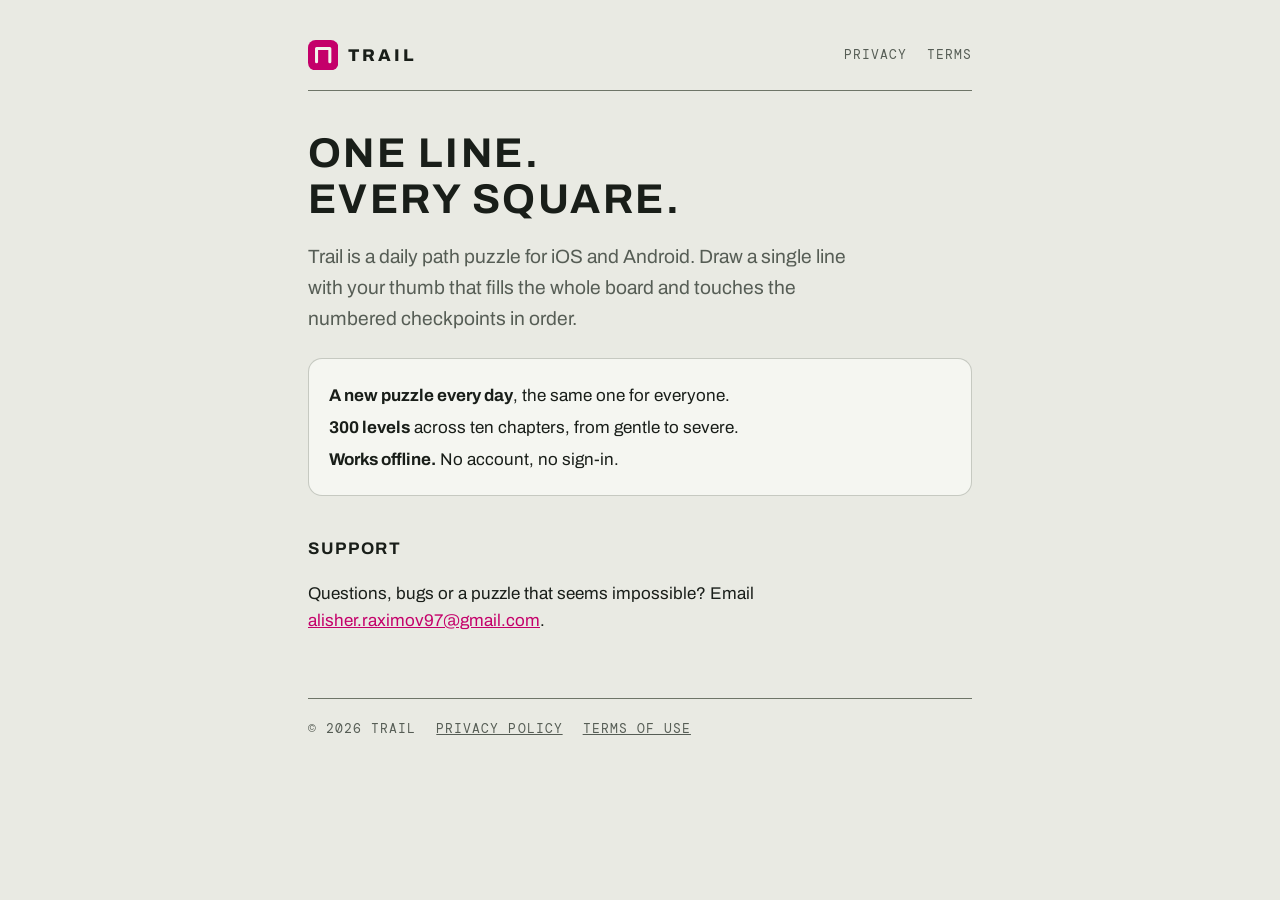
<file: index.html>
<!doctype html>
<html lang="en">
<head>
  <meta charset="utf-8">
  <meta name="viewport" content="width=device-width, initial-scale=1">
  <title>Trail — a daily path puzzle</title>
  <meta name="description" content="One line, drawn with your thumb, that fills every square and touches the checkpoints in order.">
  <link rel="preconnect" href="https://fonts.googleapis.com">
  <link rel="preconnect" href="https://fonts.gstatic.com" crossorigin>
  <link href="https://fonts.googleapis.com/css2?family=Archivo:wght@400;700;800&family=DM+Mono&display=swap" rel="stylesheet">
  <link rel="stylesheet" href="style.css">
</head>
<body>
  <div class="wrap">
    <header>
      <a class="mark" href="./">
        <svg viewBox="0 0 32 32" aria-hidden="true"><rect width="32" height="32" rx="8" fill="currentColor" style="color:var(--accent)"/><path d="M9 23 L9 9 L23 9 L23 23" fill="none" stroke="#F2F3EC" stroke-width="3.2" stroke-linecap="round" stroke-linejoin="round"/></svg>
        Trail
      </a>
      <nav>
        <a href="privacy.html">Privacy</a>
        <a href="terms.html">Terms</a>
      </nav>
    </header>

    <h1>One line.<br>Every square.</h1>
    <p class="lede">Trail is a daily path puzzle for iOS and Android. Draw a single line with
      your thumb that fills the whole board and touches the numbered checkpoints in order.</p>

    <div class="card">
      <p><strong>A new puzzle every day</strong>, the same one for everyone.</p>
      <p><strong>300 levels</strong> across ten chapters, from gentle to severe.</p>
      <p><strong>Works offline.</strong> No account, no sign-in.</p>
    </div>

    <h2>Support</h2>
    <p>Questions, bugs or a puzzle that seems impossible? Email
      <a href="mailto:alisher.raximov97@gmail.com">alisher.raximov97@gmail.com</a>.</p>

    <footer class="mono">
      <span>© 2026 Trail</span>
      <a href="privacy.html">Privacy Policy</a>
      <a href="terms.html">Terms of Use</a>
    </footer>
  </div>
</body>
</html>
</file>
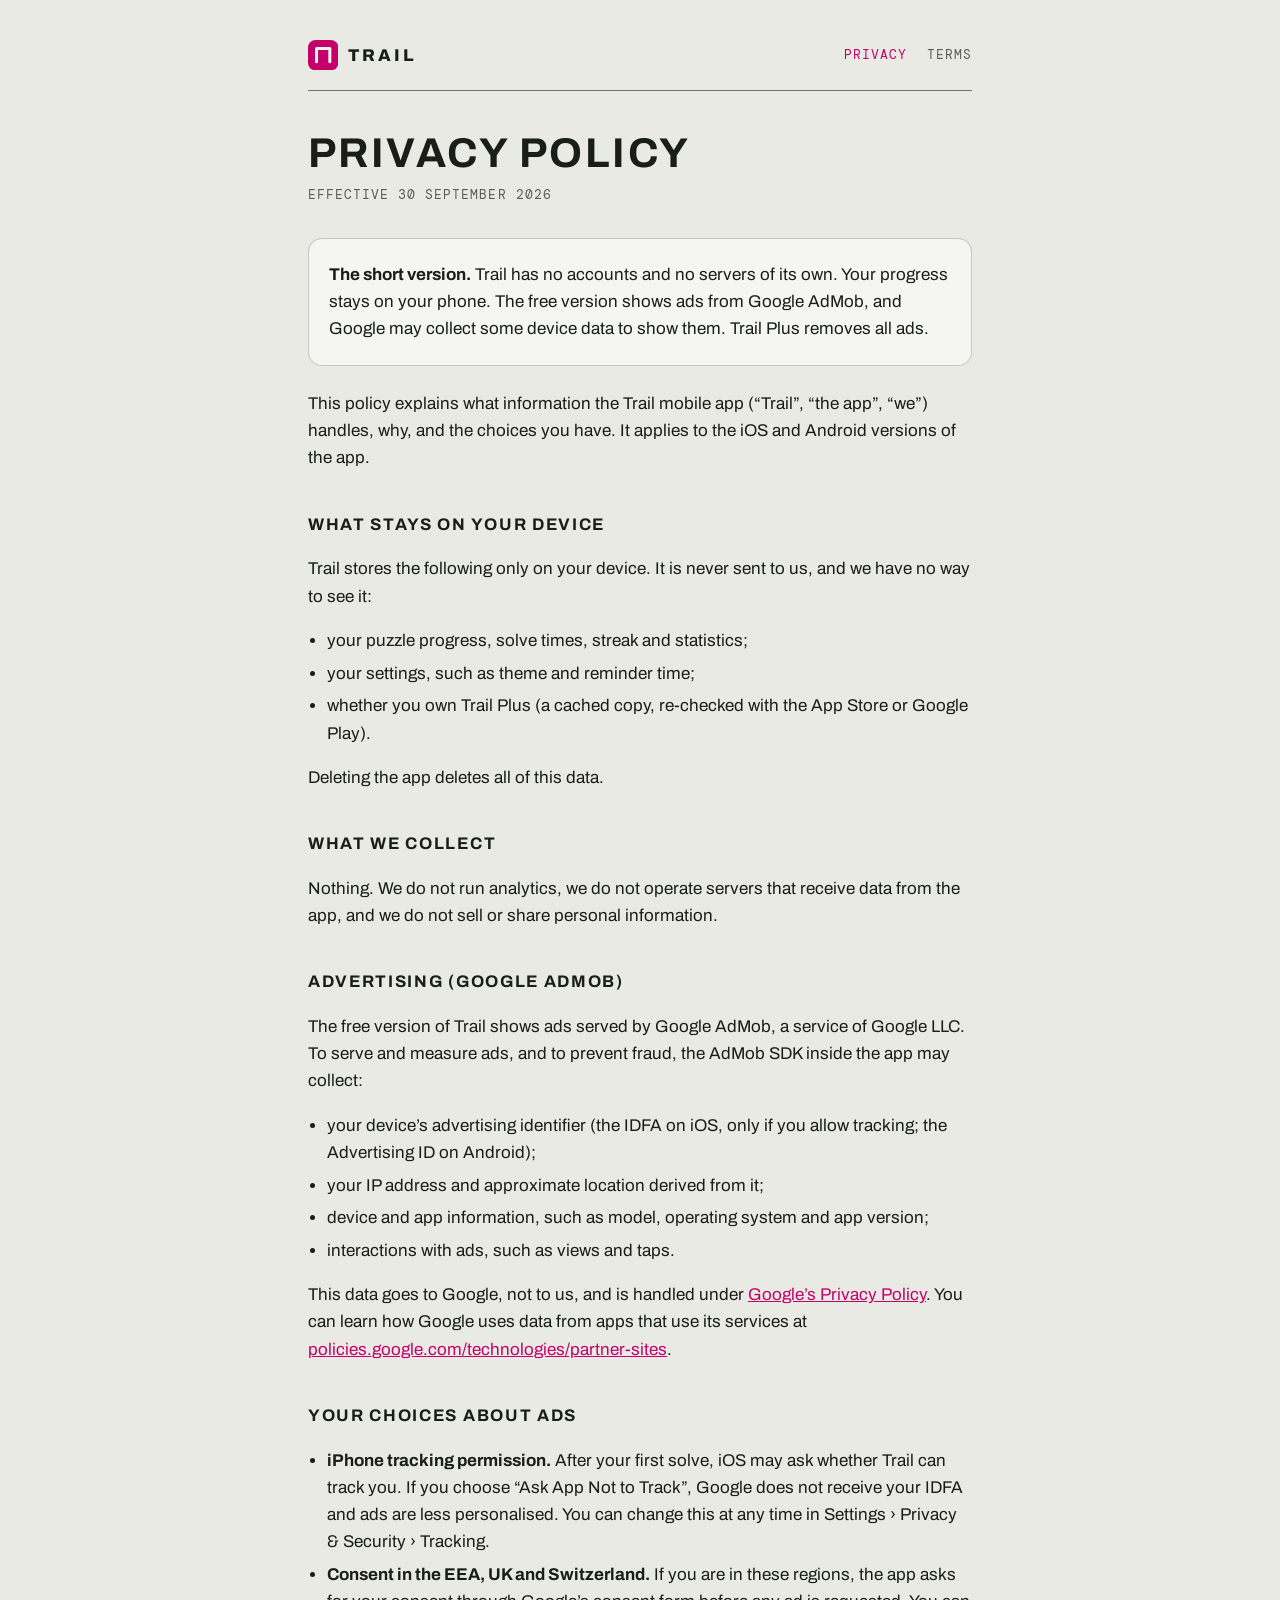
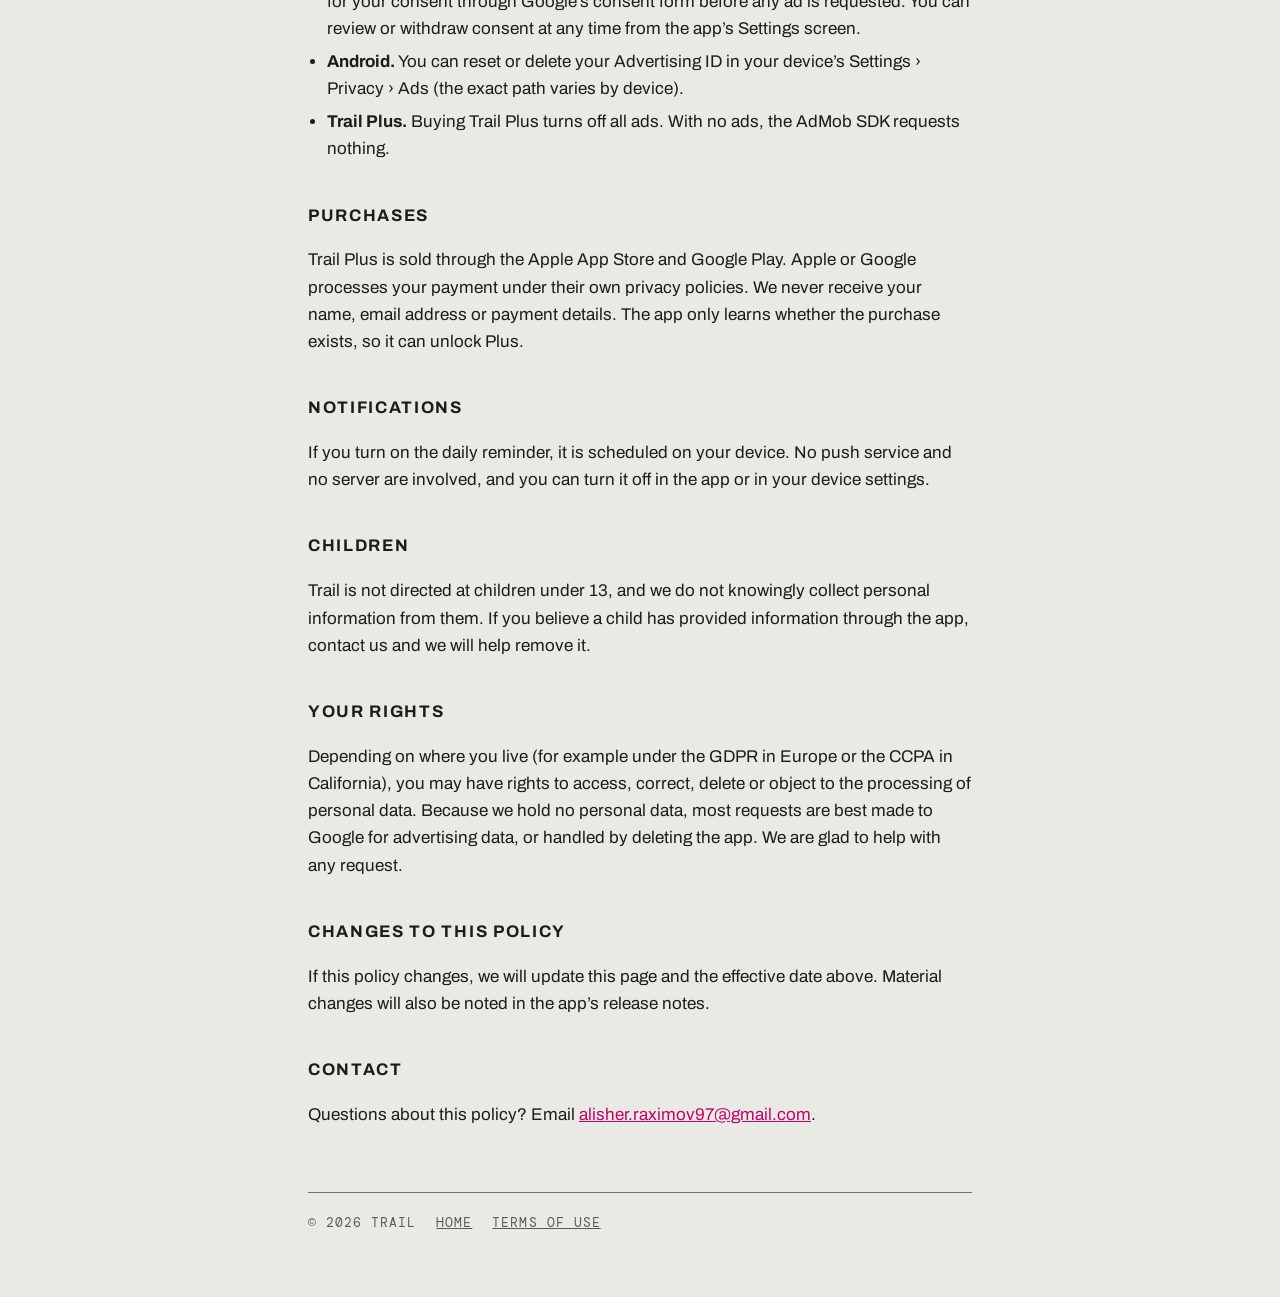
<file: privacy.html>
<!doctype html>
<html lang="en">
<head>
  <meta charset="utf-8">
  <meta name="viewport" content="width=device-width, initial-scale=1">
  <title>Privacy Policy — Trail</title>
  <link rel="preconnect" href="https://fonts.googleapis.com">
  <link rel="preconnect" href="https://fonts.gstatic.com" crossorigin>
  <link href="https://fonts.googleapis.com/css2?family=Archivo:wght@400;700;800&family=DM+Mono&display=swap" rel="stylesheet">
  <link rel="stylesheet" href="style.css">
</head>
<body>
  <div class="wrap">
    <header>
      <a class="mark" href="./">
        <svg viewBox="0 0 32 32" aria-hidden="true"><rect width="32" height="32" rx="8" fill="currentColor" style="color:var(--accent)"/><path d="M9 23 L9 9 L23 9 L23 23" fill="none" stroke="#F2F3EC" stroke-width="3.2" stroke-linecap="round" stroke-linejoin="round"/></svg>
        Trail
      </a>
      <nav>
        <a href="privacy.html" aria-current="page">Privacy</a>
        <a href="terms.html">Terms</a>
      </nav>
    </header>

    <h1>Privacy Policy</h1>
    <p class="updated mono">Effective 30 September 2026</p>

    <div class="card">
      <p><strong>The short version.</strong> Trail has no accounts and no servers of its own.
        Your progress stays on your phone. The free version shows ads from Google AdMob, and
        Google may collect some device data to show them. Trail Plus removes all ads.</p>
    </div>

    <p>This policy explains what information the Trail mobile app (“Trail”, “the app”, “we”)
      handles, why, and the choices you have. It applies to the iOS and Android versions of
      the app.</p>

    <h2>What stays on your device</h2>
    <p>Trail stores the following only on your device. It is never sent to us, and we have no
      way to see it:</p>
    <ul>
      <li>your puzzle progress, solve times, streak and statistics;</li>
      <li>your settings, such as theme and reminder time;</li>
      <li>whether you own Trail Plus (a cached copy, re-checked with the App Store or Google Play).</li>
    </ul>
    <p>Deleting the app deletes all of this data.</p>

    <h2>What we collect</h2>
    <p>Nothing. We do not run analytics, we do not operate servers that receive data from the
      app, and we do not sell or share personal information.</p>

    <h2>Advertising (Google AdMob)</h2>
    <p>The free version of Trail shows ads served by Google AdMob, a service of Google LLC.
      To serve and measure ads, and to prevent fraud, the AdMob SDK inside the app may collect:</p>
    <ul>
      <li>your device’s advertising identifier (the IDFA on iOS, only if you allow tracking;
        the Advertising ID on Android);</li>
      <li>your IP address and approximate location derived from it;</li>
      <li>device and app information, such as model, operating system and app version;</li>
      <li>interactions with ads, such as views and taps.</li>
    </ul>
    <p>This data goes to Google, not to us, and is handled under
      <a href="https://policies.google.com/privacy">Google’s Privacy Policy</a>. You can learn how
      Google uses data from apps that use its services at
      <a href="https://policies.google.com/technologies/partner-sites">policies.google.com/technologies/partner-sites</a>.</p>

    <h2>Your choices about ads</h2>
    <ul>
      <li><strong>iPhone tracking permission.</strong> After your first solve, iOS may ask whether
        Trail can track you. If you choose “Ask App Not to Track”, Google does not receive your
        IDFA and ads are less personalised. You can change this at any time in
        Settings › Privacy &amp; Security › Tracking.</li>
      <li><strong>Consent in the EEA, UK and Switzerland.</strong> If you are in these regions, the
        app asks for your consent through Google’s consent form before any ad is requested. You
        can review or withdraw consent at any time from the app’s Settings screen.</li>
      <li><strong>Android.</strong> You can reset or delete your Advertising ID in your device’s
        Settings › Privacy › Ads (the exact path varies by device).</li>
      <li><strong>Trail Plus.</strong> Buying Trail Plus turns off all ads. With no ads, the AdMob
        SDK requests nothing.</li>
    </ul>

    <h2>Purchases</h2>
    <p>Trail Plus is sold through the Apple App Store and Google Play. Apple or Google processes
      your payment under their own privacy policies. We never receive your name, email address or
      payment details. The app only learns whether the purchase exists, so it can unlock Plus.</p>

    <h2>Notifications</h2>
    <p>If you turn on the daily reminder, it is scheduled on your device. No push service and no
      server are involved, and you can turn it off in the app or in your device settings.</p>

    <h2>Children</h2>
    <p>Trail is not directed at children under 13, and we do not knowingly collect personal
      information from them. If you believe a child has provided information through the app,
      contact us and we will help remove it.</p>

    <h2>Your rights</h2>
    <p>Depending on where you live (for example under the GDPR in Europe or the CCPA in
      California), you may have rights to access, correct, delete or object to the processing of
      personal data. Because we hold no personal data, most requests are best made to Google for
      advertising data, or handled by deleting the app. We are glad to help with any request.</p>

    <h2>Changes to this policy</h2>
    <p>If this policy changes, we will update this page and the effective date above. Material
      changes will also be noted in the app’s release notes.</p>

    <h2>Contact</h2>
    <p>Questions about this policy? Email
      <a href="mailto:alisher.raximov97@gmail.com">alisher.raximov97@gmail.com</a>.</p>

    <footer class="mono">
      <span>© 2026 Trail</span>
      <a href="./">Home</a>
      <a href="terms.html">Terms of Use</a>
    </footer>
  </div>
</body>
</html>
</file>
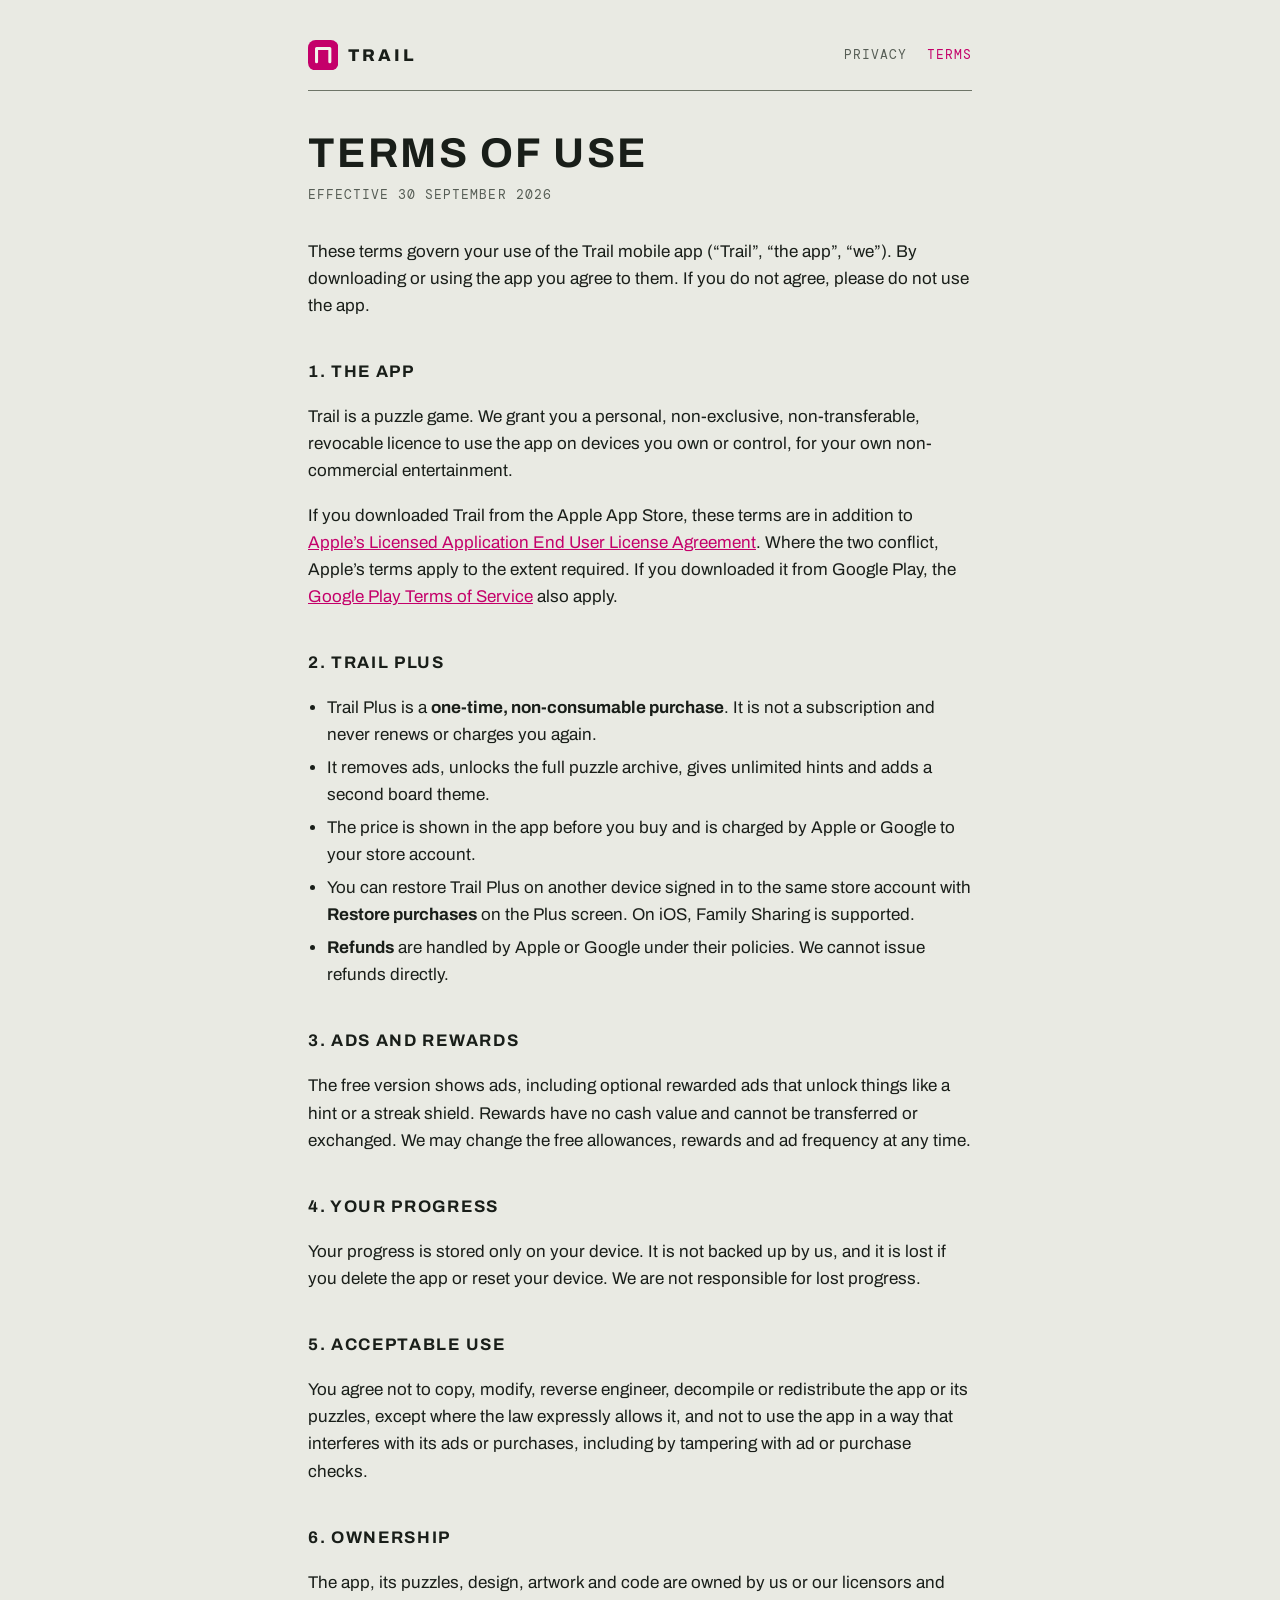
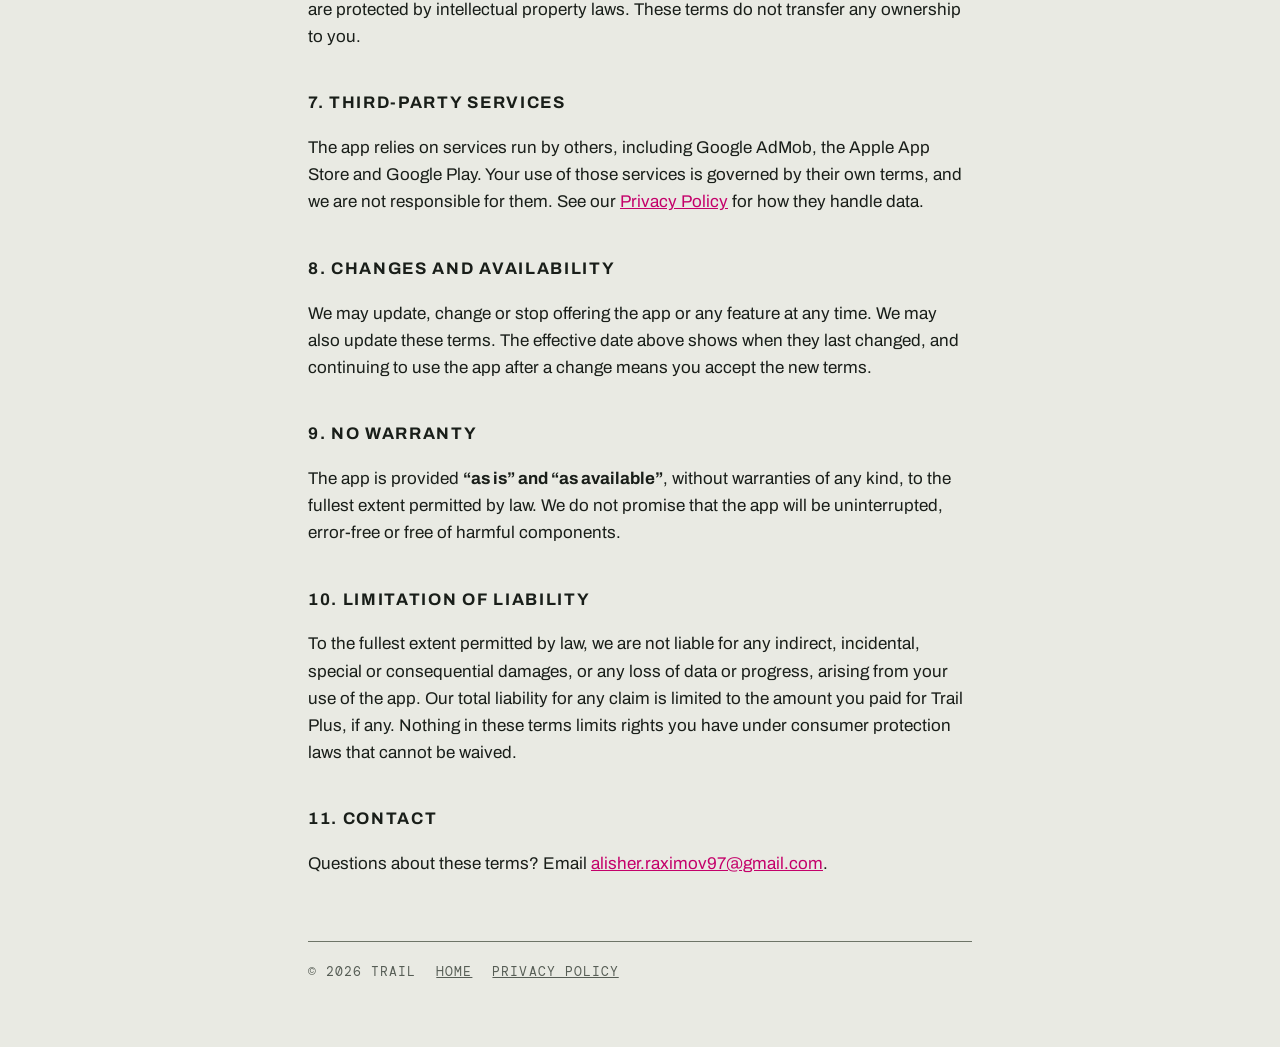
<file: terms.html>
<!doctype html>
<html lang="en">
<head>
  <meta charset="utf-8">
  <meta name="viewport" content="width=device-width, initial-scale=1">
  <title>Terms of Use — Trail</title>
  <link rel="preconnect" href="https://fonts.googleapis.com">
  <link rel="preconnect" href="https://fonts.gstatic.com" crossorigin>
  <link href="https://fonts.googleapis.com/css2?family=Archivo:wght@400;700;800&family=DM+Mono&display=swap" rel="stylesheet">
  <link rel="stylesheet" href="style.css">
</head>
<body>
  <div class="wrap">
    <header>
      <a class="mark" href="./">
        <svg viewBox="0 0 32 32" aria-hidden="true"><rect width="32" height="32" rx="8" fill="currentColor" style="color:var(--accent)"/><path d="M9 23 L9 9 L23 9 L23 23" fill="none" stroke="#F2F3EC" stroke-width="3.2" stroke-linecap="round" stroke-linejoin="round"/></svg>
        Trail
      </a>
      <nav>
        <a href="privacy.html">Privacy</a>
        <a href="terms.html" aria-current="page">Terms</a>
      </nav>
    </header>

    <h1>Terms of Use</h1>
    <p class="updated mono">Effective 30 September 2026</p>

    <p>These terms govern your use of the Trail mobile app (“Trail”, “the app”, “we”). By
      downloading or using the app you agree to them. If you do not agree, please do not use the
      app.</p>

    <h2>1. The app</h2>
    <p>Trail is a puzzle game. We grant you a personal, non-exclusive, non-transferable,
      revocable licence to use the app on devices you own or control, for your own
      non-commercial entertainment.</p>
    <p>If you downloaded Trail from the Apple App Store, these terms are in addition to
      <a href="https://www.apple.com/legal/internet-services/itunes/dev/stdeula/">Apple’s Licensed
      Application End User License Agreement</a>. Where the two conflict, Apple’s terms apply to
      the extent required. If you downloaded it from Google Play, the
      <a href="https://play.google/intl/en_us/about/play-terms/">Google Play Terms of Service</a>
      also apply.</p>

    <h2>2. Trail Plus</h2>
    <ul>
      <li>Trail Plus is a <strong>one-time, non-consumable purchase</strong>. It is not a
        subscription and never renews or charges you again.</li>
      <li>It removes ads, unlocks the full puzzle archive, gives unlimited hints and adds a
        second board theme.</li>
      <li>The price is shown in the app before you buy and is charged by Apple or Google to your
        store account.</li>
      <li>You can restore Trail Plus on another device signed in to the same store account with
        <strong>Restore purchases</strong> on the Plus screen. On iOS, Family Sharing is supported.</li>
      <li><strong>Refunds</strong> are handled by Apple or Google under their policies. We cannot
        issue refunds directly.</li>
    </ul>

    <h2>3. Ads and rewards</h2>
    <p>The free version shows ads, including optional rewarded ads that unlock things like a hint
      or a streak shield. Rewards have no cash value and cannot be transferred or exchanged. We may
      change the free allowances, rewards and ad frequency at any time.</p>

    <h2>4. Your progress</h2>
    <p>Your progress is stored only on your device. It is not backed up by us, and it is lost if
      you delete the app or reset your device. We are not responsible for lost progress.</p>

    <h2>5. Acceptable use</h2>
    <p>You agree not to copy, modify, reverse engineer, decompile or redistribute the app or its
      puzzles, except where the law expressly allows it, and not to use the app in a way that
      interferes with its ads or purchases, including by tampering with ad or purchase checks.</p>

    <h2>6. Ownership</h2>
    <p>The app, its puzzles, design, artwork and code are owned by us or our licensors and are
      protected by intellectual property laws. These terms do not transfer any ownership to you.</p>

    <h2>7. Third-party services</h2>
    <p>The app relies on services run by others, including Google AdMob, the Apple App Store and
      Google Play. Your use of those services is governed by their own terms, and we are not
      responsible for them. See our <a href="privacy.html">Privacy Policy</a> for how they handle
      data.</p>

    <h2>8. Changes and availability</h2>
    <p>We may update, change or stop offering the app or any feature at any time. We may also
      update these terms. The effective date above shows when they last changed, and continuing
      to use the app after a change means you accept the new terms.</p>

    <h2>9. No warranty</h2>
    <p>The app is provided <strong>“as is” and “as available”</strong>, without warranties of any
      kind, to the fullest extent permitted by law. We do not promise that the app will be
      uninterrupted, error-free or free of harmful components.</p>

    <h2>10. Limitation of liability</h2>
    <p>To the fullest extent permitted by law, we are not liable for any indirect, incidental,
      special or consequential damages, or any loss of data or progress, arising from your use of
      the app. Our total liability for any claim is limited to the amount you paid for Trail Plus,
      if any. Nothing in these terms limits rights you have under consumer protection laws that
      cannot be waived.</p>

    <h2>11. Contact</h2>
    <p>Questions about these terms? Email
      <a href="mailto:alisher.raximov97@gmail.com">alisher.raximov97@gmail.com</a>.</p>

    <footer class="mono">
      <span>© 2026 Trail</span>
      <a href="./">Home</a>
      <a href="privacy.html">Privacy Policy</a>
    </footer>
  </div>
</body>
</html>
</file>
<file: style.css>
/* Trail — public pages. Tokens mirror src/theme/tokens.ts (README §8). */
:root {
  --ground: #E9EAE3;
  --surface: #F5F6F1;
  --ink: #191E19;
  --ink-muted: #565D55;
  --accent: #C4006A;
  --fence: #6E7568;
  color-scheme: light;
}
@media (prefers-color-scheme: dark) {
  :root {
    --ground: #12160F;
    --surface: #1B2019;
    --ink: #E7EBE1;
    --ink-muted: #A3AB9D;
    --accent: #FF4D9E;
    --fence: #8A9280;
    color-scheme: dark;
  }
}

* { box-sizing: border-box; }

body {
  margin: 0;
  background: var(--ground);
  color: var(--ink);
  font: 17px/1.6 "Archivo", system-ui, -apple-system, "Segoe UI", sans-serif;
  -webkit-text-size-adjust: 100%;
}

.wrap {
  max-width: 44rem;
  margin: 0 auto;
  padding: 2.5rem 1.25rem 4rem;
}

header {
  display: flex;
  align-items: center;
  justify-content: space-between;
  gap: 1rem;
  flex-wrap: wrap;
  padding-bottom: 1.25rem;
  border-bottom: 1px solid var(--fence);
  margin-bottom: 2.5rem;
}

.mark {
  display: flex;
  align-items: center;
  gap: 0.6rem;
  color: var(--ink);
  text-decoration: none;
  font-weight: 800;
  letter-spacing: 0.18em;
  text-transform: uppercase;
}
.mark svg { width: 1.9rem; height: 1.9rem; flex: none; }

nav { display: flex; gap: 1.25rem; }
nav a, .mono {
  font-family: "DM Mono", ui-monospace, "SF Mono", Menlo, monospace;
  font-size: 0.8rem;
  letter-spacing: 0.08em;
  text-transform: uppercase;
}
nav a { color: var(--ink-muted); text-decoration: none; }
nav a:hover, nav a[aria-current] { color: var(--accent); }

h1 {
  font-size: clamp(1.9rem, 6vw, 2.6rem);
  line-height: 1.1;
  letter-spacing: 0.06em;
  text-transform: uppercase;
  margin: 0 0 0.5rem;
}
h2 {
  font-size: 1.05rem;
  letter-spacing: 0.1em;
  text-transform: uppercase;
  margin: 2.5rem 0 0.5rem;
}
.updated { color: var(--ink-muted); margin: 0 0 2rem; }

p, li { color: var(--ink); }
ul { padding-left: 1.2rem; }
li { margin: 0.35rem 0; }
a { color: var(--accent); }
strong { font-weight: 700; }

.lede { font-size: 1.2rem; color: var(--ink-muted); max-width: 34rem; }

.card {
  background: var(--surface);
  border: 1px solid color-mix(in srgb, var(--fence) 35%, transparent);
  border-radius: 14px;
  padding: 1.1rem 1.25rem;
  margin: 1.5rem 0;
}
.card p { margin: 0.3rem 0; }

footer {
  margin-top: 4rem;
  padding-top: 1.25rem;
  border-top: 1px solid var(--fence);
  color: var(--ink-muted);
  display: flex;
  gap: 1.25rem;
  flex-wrap: wrap;
}
footer a { color: var(--ink-muted); }
</file>
